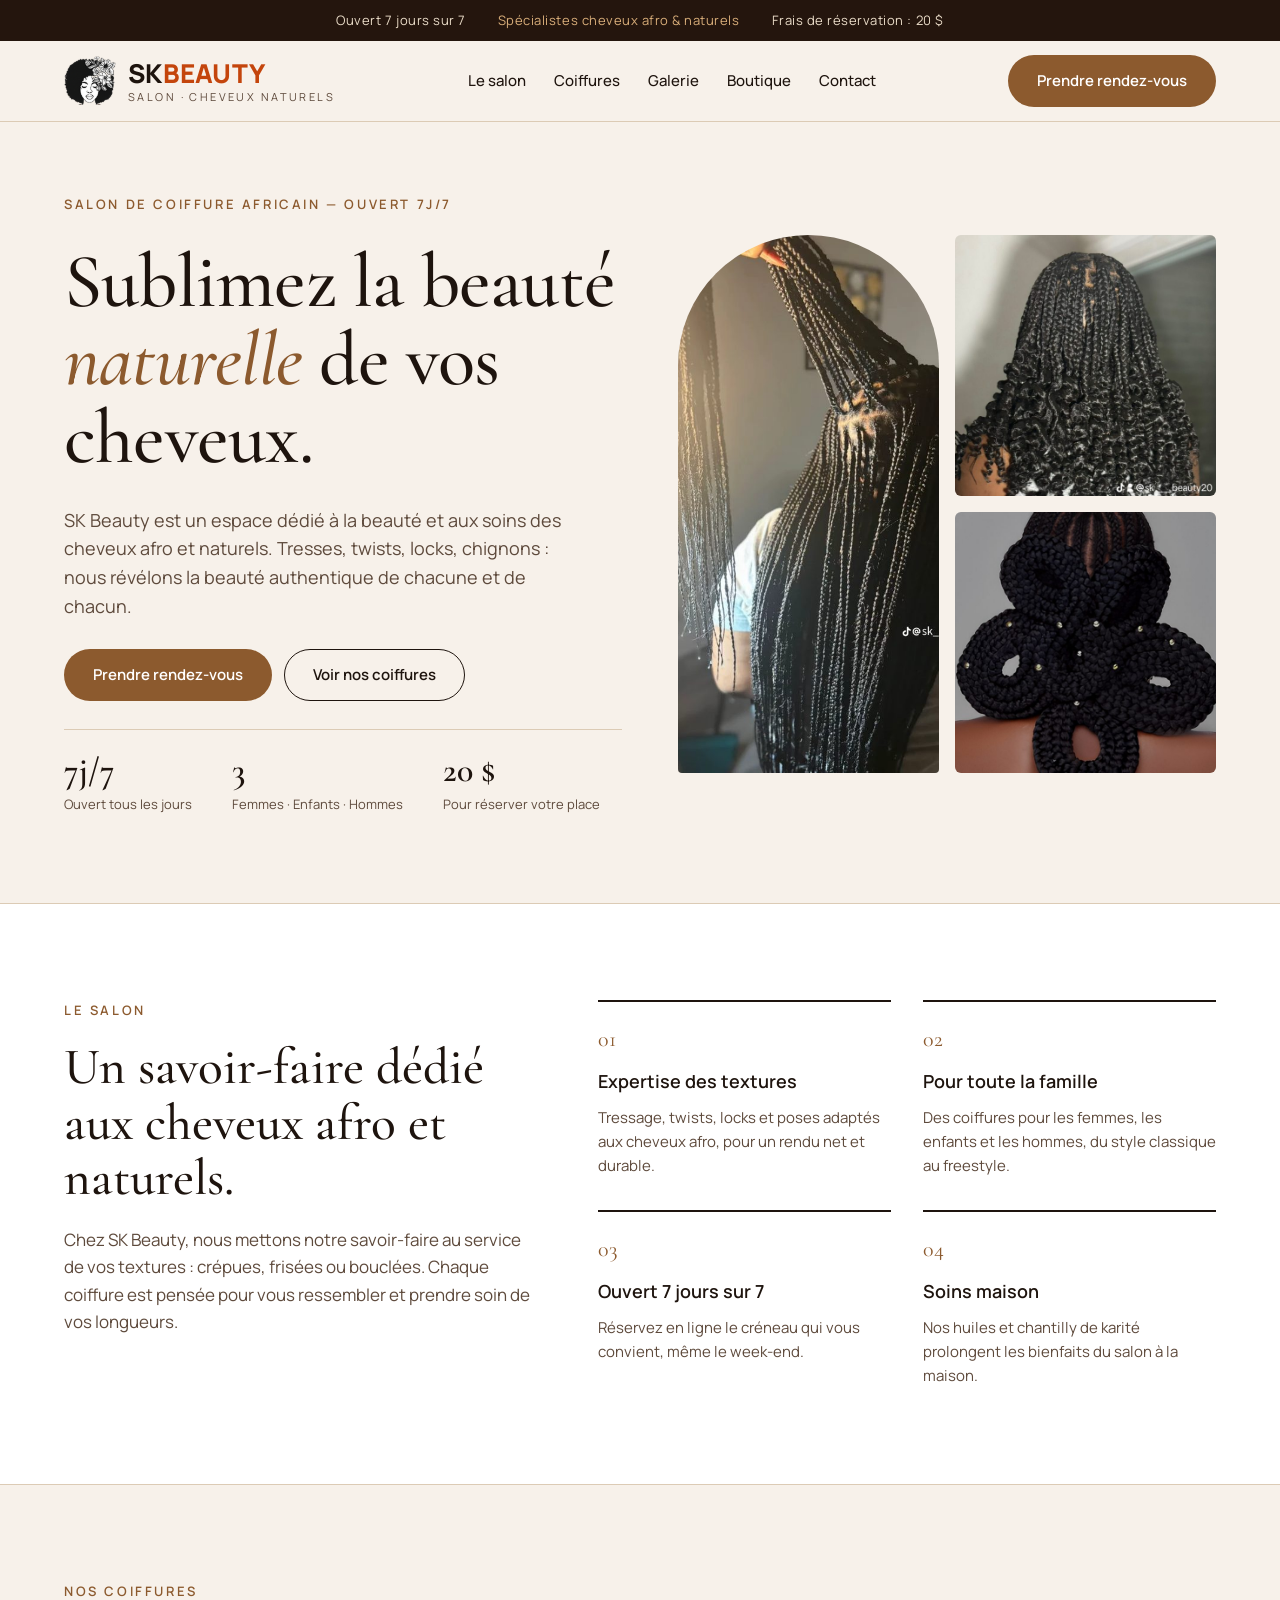
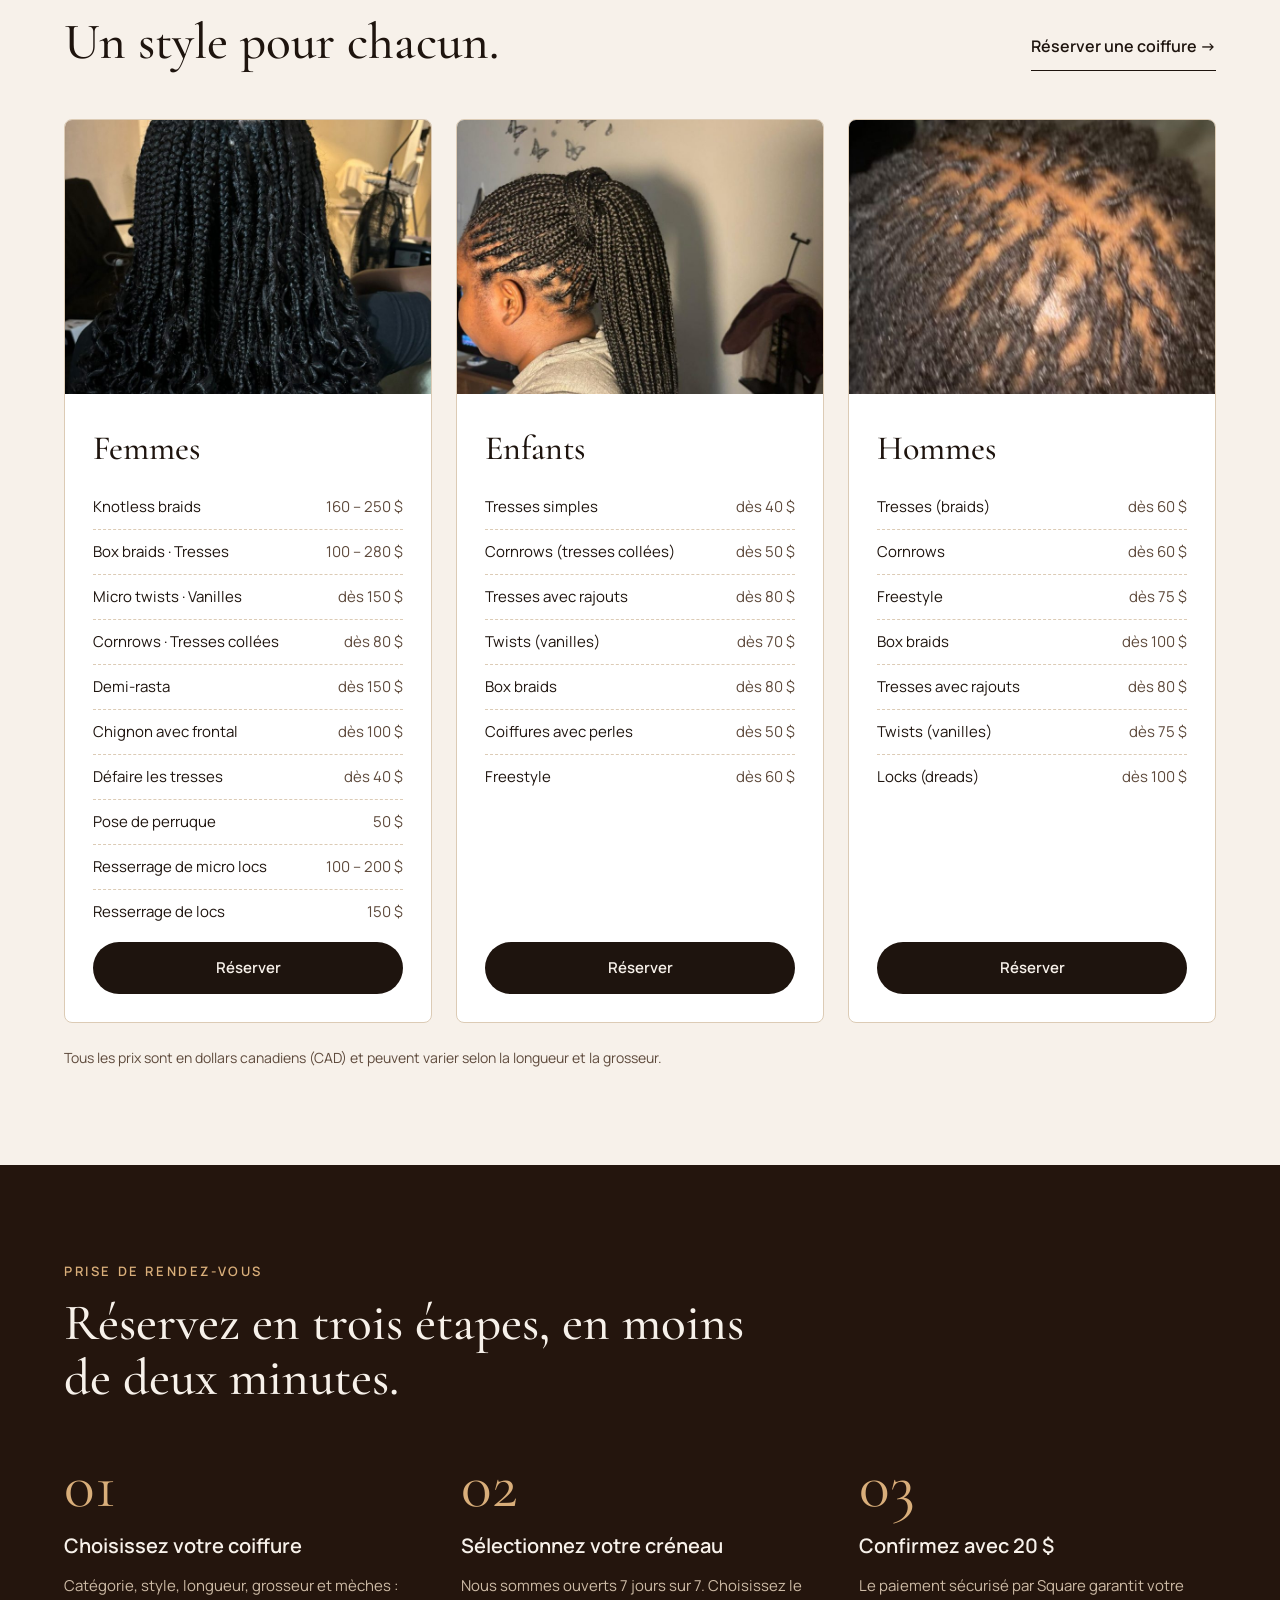
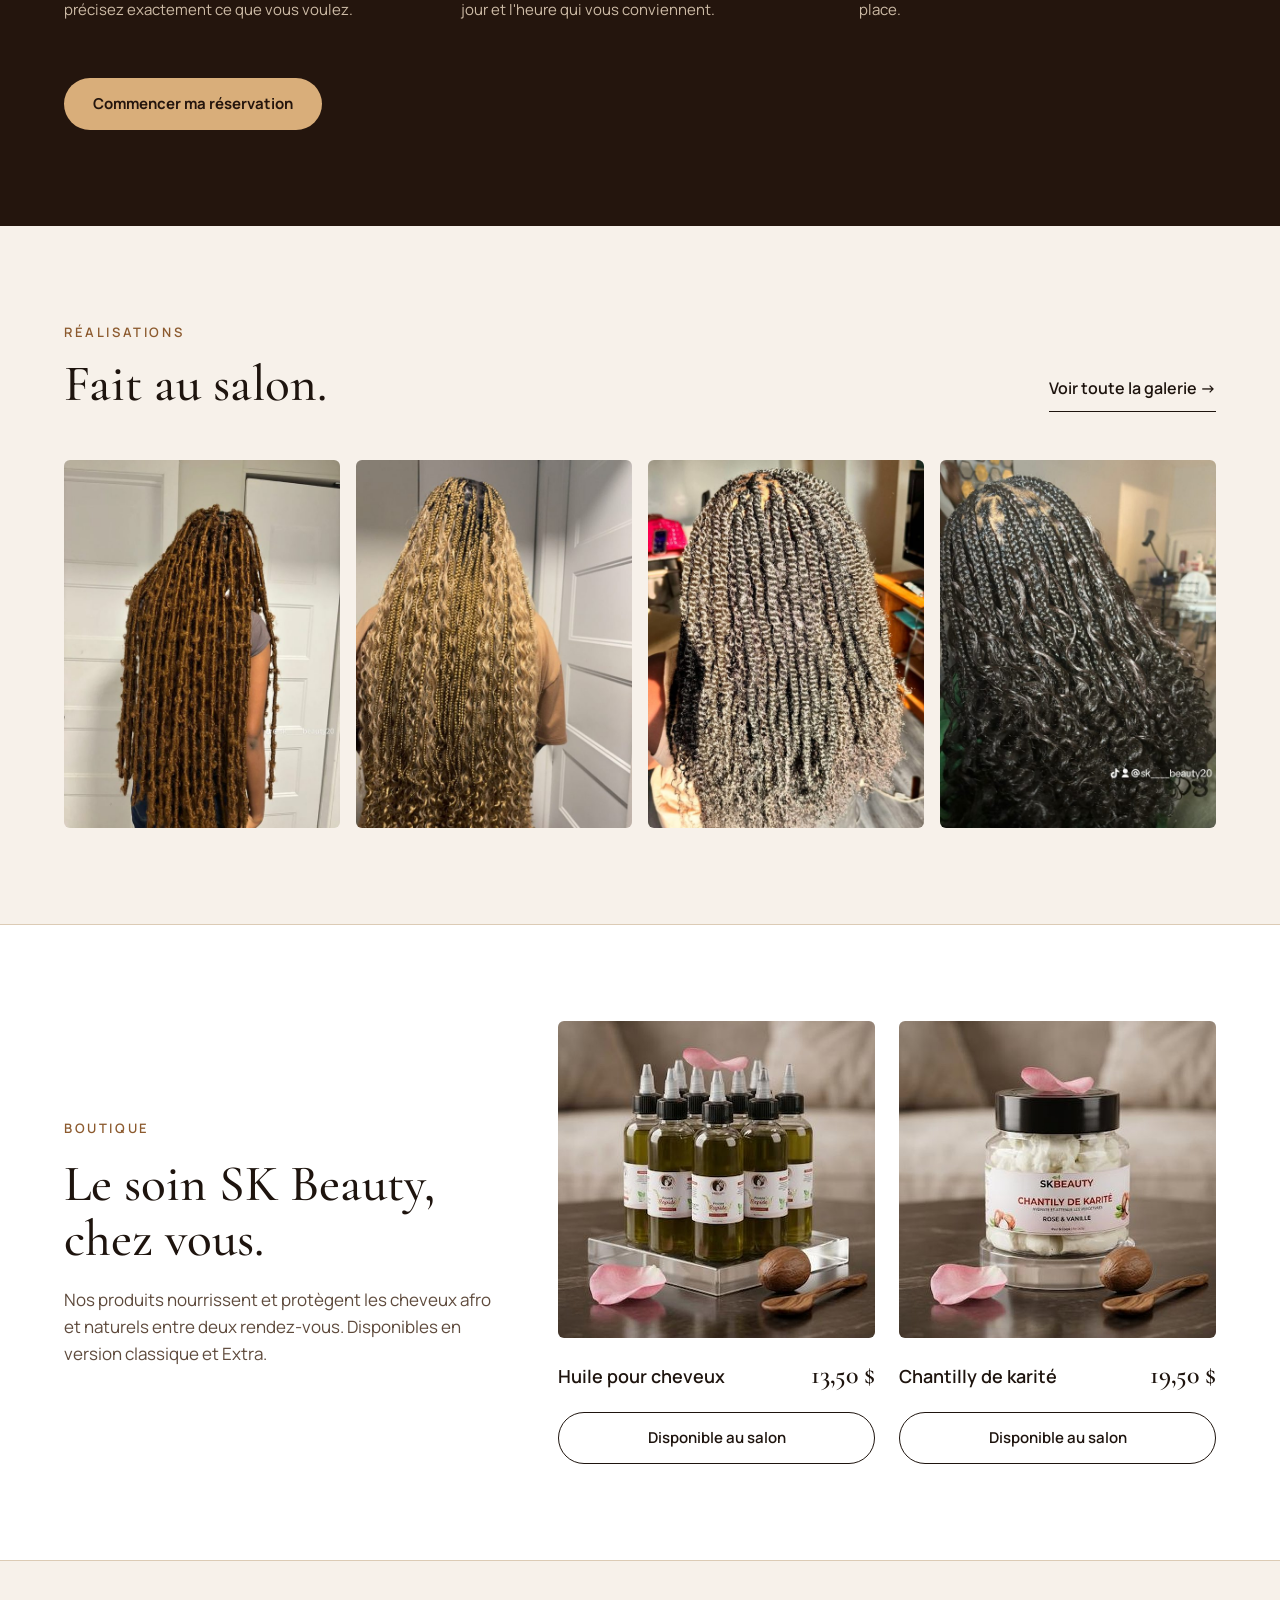
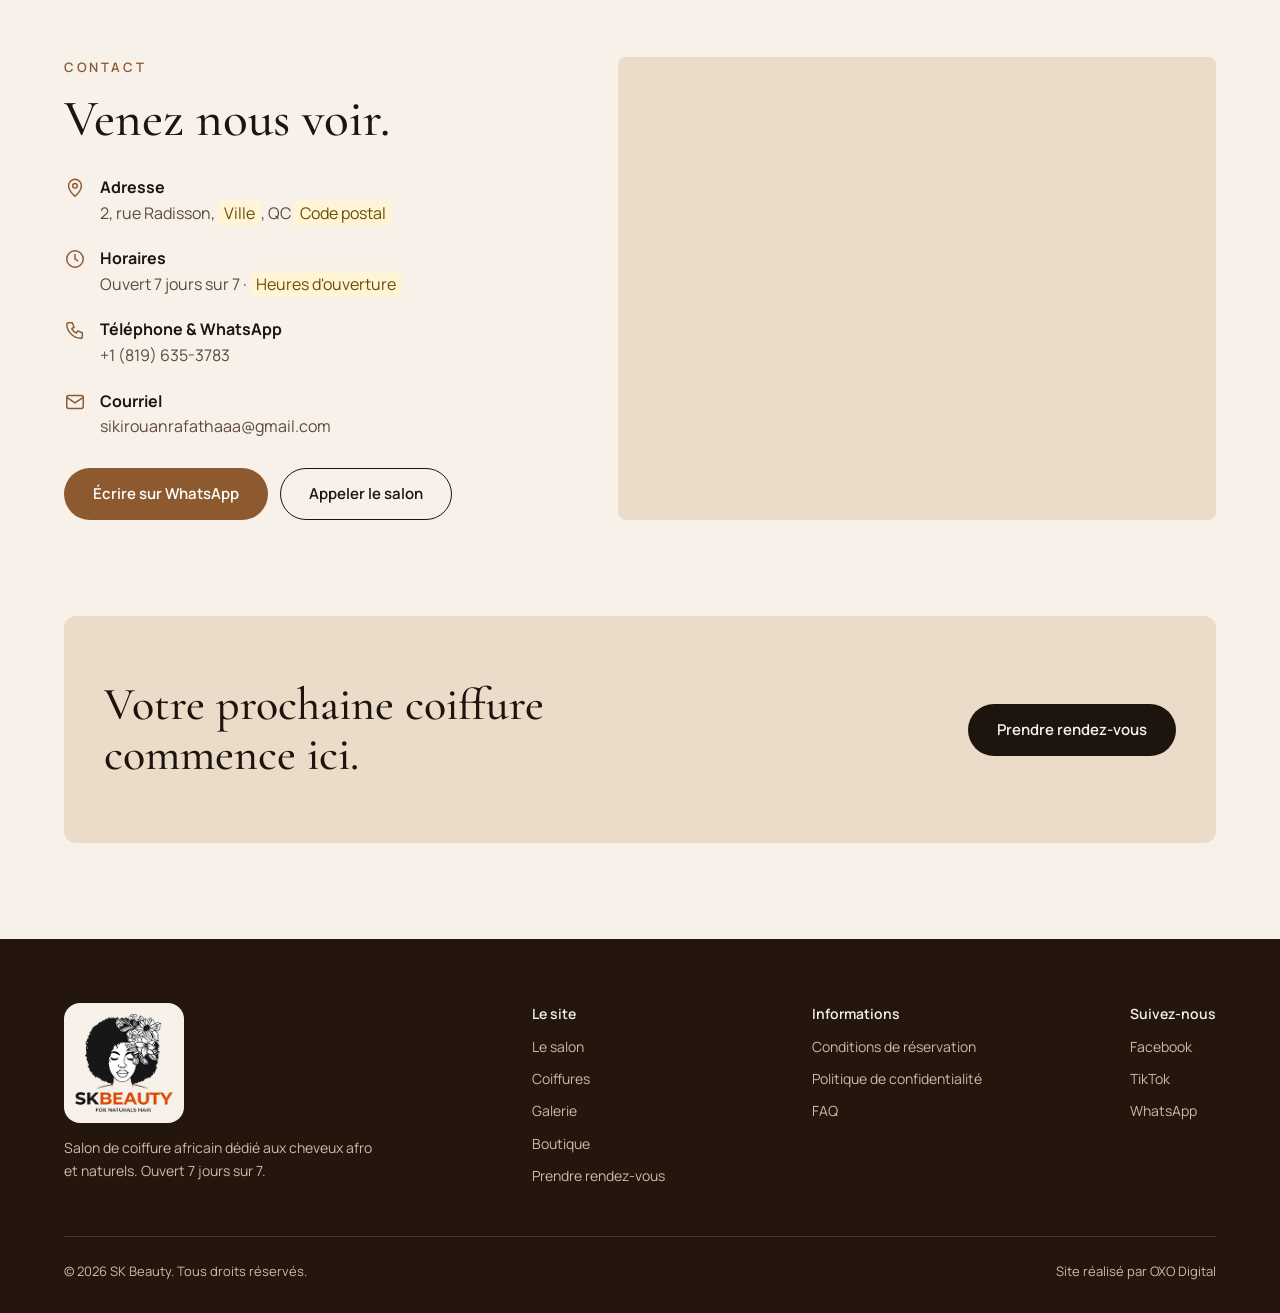
<file: index.html>
<!doctype html>
<html lang="fr-CA">
<head>
  <meta charset="utf-8">
  <meta name="viewport" content="width=device-width, initial-scale=1">
  <title>SK Beauty — Salon de coiffure afro : tresses, twists, locks | Ouvert 7j/7</title>
  <meta name="description" content="SK Beauty, salon de coiffure africain spécialisé en cheveux afro et naturels : knotless braids, box braids, twists, cornrows, locks. Femmes, enfants, hommes. Ouvert 7 jours sur 7. Réservez en ligne.">
  <link rel="canonical" href="https://www.skbeautysalon.com/">
  <meta name="theme-color" content="#24150D">

  <meta property="og:type" content="website">
  <meta property="og:locale" content="fr_CA">
  <meta property="og:site_name" content="SK Beauty">
  <meta property="og:title" content="SK Beauty — Salon de coiffure afro, ouvert 7j/7">
  <meta property="og:description" content="Tresses, twists, locks et chignons pour femmes, enfants et hommes. Réservez votre coiffure en ligne.">
  <meta property="og:url" content="https://www.skbeautysalon.com/">
  <meta property="og:image" content="https://www.skbeautysalon.com/assets/img/og-image.jpg">
  <meta name="twitter:card" content="summary_large_image">

  <link rel="icon" href="assets/img/favicon-48.png" type="image/png" sizes="48x48">
  <link rel="apple-touch-icon" href="assets/img/apple-touch-icon.png">
  <link rel="preconnect" href="https://fonts.googleapis.com">
  <link rel="preconnect" href="https://fonts.gstatic.com" crossorigin>
  <link rel="stylesheet" href="https://fonts.googleapis.com/css2?family=Cormorant+Garamond:ital,wght@0,500;0,600;1,500&family=Manrope:wght@400;500;600;700;800&display=swap">
  <link rel="stylesheet" href="assets/css/style.css?v=20261026b">

  <!-- Données structurées : compléter la ville, le code postal et les heures (voir README) -->
  <script type="application/ld+json">
  {
    "@context": "https://schema.org",
    "@type": "HairSalon",
    "name": "SK Beauty",
    "url": "https://www.skbeautysalon.com/",
    "image": "https://www.skbeautysalon.com/assets/img/og-image.jpg",
    "logo": "https://www.skbeautysalon.com/assets/img/logo-sk-beauty.png",
    "telephone": "+1-819-635-3783",
    "priceRange": "$$",
    "address": {
      "@type": "PostalAddress",
      "streetAddress": "2, rue Radisson",
      "addressLocality": "VILLE",
      "addressRegion": "QC",
      "postalCode": "CODE_POSTAL",
      "addressCountry": "CA"
    },
    "sameAs": [
      "https://www.facebook.com/share/1HdqjyUgq7/",
      "https://www.tiktok.com/@sk____beauty20"
    ]
  }
  </script>
</head>
<body>
  <a class="skip-link" href="#contenu">Aller au contenu</a>

  <div class="topbar">
    <div class="container">
      <span>Ouvert 7 jours sur 7</span>
      <span class="gold">Spécialistes cheveux afro &amp; naturels</span>
      <span>Frais de réservation : 20 $</span>
    </div>
  </div>

  <header class="site-header">
    <div class="container">
      <a class="brand" href="index.html" aria-label="SK Beauty — accueil">
        <img class="brand-icon" src="assets/img/logo-icon.png" alt="" width="52" height="52">
        <span class="brand-text">
          <span class="brand-name">SK<span class="brand-accent">BEAUTY</span></span>
          <span class="brand-tag">Salon · cheveux naturels</span>
        </span>
      </a>
      <nav class="nav" id="nav" aria-label="Navigation principale">
        <a href="#salon">Le salon</a>
        <a href="#coiffures">Coiffures</a>
        <a href="galerie.html">Galerie</a>
        <a href="#boutique">Boutique</a>
        <a href="#contact">Contact</a>
        <a class="btn btn-primary nav-cta" href="rendez-vous.html">Prendre rendez-vous</a>
      </nav>
      <div class="header-actions">
        <a class="btn btn-primary" href="rendez-vous.html">Prendre rendez-vous</a>
        <button class="menu-toggle" type="button" aria-controls="nav" aria-expanded="false" aria-label="Ouvrir le menu">
          <svg width="22" height="22" viewBox="0 0 24 24" fill="none" stroke="currentColor" stroke-width="1.8" stroke-linecap="round" aria-hidden="true"><path d="M4 7h16M4 12h16M4 17h16"/></svg>
        </button>
      </div>
    </div>
  </header>

  <main id="contenu">

    <!-- Hero -->
    <section class="hero">
      <div class="container">
        <div class="hero-text">
          <span class="eyebrow">Salon de coiffure africain — ouvert 7j/7</span>
          <h1 class="display">Sublimez la beauté <em>naturelle</em> de vos cheveux.</h1>
          <p class="lead">SK Beauty est un espace dédié à la beauté et aux soins des cheveux afro et naturels. Tresses, twists, locks, chignons : nous révélons la beauté authentique de chacune et de chacun.</p>
          <div class="btn-row">
            <a class="btn btn-primary" href="rendez-vous.html">Prendre rendez-vous</a>
            <a class="btn btn-outline" href="#coiffures">Voir nos coiffures</a>
          </div>
          <div class="facts">
            <div class="fact"><strong>7j/7</strong><span>Ouvert tous les jours</span></div>
            <div class="fact"><strong>3</strong><span>Femmes · Enfants · Hommes</span></div>
            <div class="fact"><strong>20 $</strong><span>Pour réserver votre place</span></div>
          </div>
        </div>
        <div class="hero-media">
          <img class="tall" src="assets/img/hero-1.jpg" alt="Knotless braids réalisées au salon SK Beauty" width="600" height="900" fetchpriority="high">
          <img class="small" src="assets/img/hero-2.jpg" alt="Twists sur cheveux naturels" width="600" height="600">
          <img class="small" src="assets/img/hero-3.jpg" alt="Chignon avec frontal" width="600" height="600">
        </div>
      </div>
    </section>

    <!-- Le salon -->
    <section class="section section-white" id="salon">
      <div class="container about">
        <div class="about-intro">
          <span class="eyebrow">Le salon</span>
          <h2 class="h2">Un savoir-faire dédié aux cheveux afro et naturels.</h2>
          <p>Chez SK Beauty, nous mettons notre savoir-faire au service de vos textures : crépues, frisées ou bouclées. Chaque coiffure est pensée pour vous ressembler et prendre soin de vos longueurs.</p>
        </div>
        <div class="values">
          <div class="value"><span class="num">01</span><h3>Expertise des textures</h3><p>Tressage, twists, locks et poses adaptés aux cheveux afro, pour un rendu net et durable.</p></div>
          <div class="value"><span class="num">02</span><h3>Pour toute la famille</h3><p>Des coiffures pour les femmes, les enfants et les hommes, du style classique au freestyle.</p></div>
          <div class="value"><span class="num">03</span><h3>Ouvert 7 jours sur 7</h3><p>Réservez en ligne le créneau qui vous convient, même le week-end.</p></div>
          <div class="value"><span class="num">04</span><h3>Soins maison</h3><p>Nos huiles et chantilly de karité prolongent les bienfaits du salon à la maison.</p></div>
        </div>
      </div>
    </section>

    <!-- Coiffures -->
    <section class="section" id="coiffures">
      <div class="container">
        <div class="section-head">
          <div>
            <span class="eyebrow">Nos coiffures</span>
            <h2 class="h2">Un style pour chacun.</h2>
          </div>
          <a class="link-arrow" href="rendez-vous.html">Réserver une coiffure →</a>
        </div>
        <!-- Les listes et les prix viennent de assets/js/config.js (catalogue) -->
        <div class="cards" id="catalogue-cards">
          <article class="card" data-cat="femmes">
            <img src="assets/img/femmes.jpg" alt="Coiffure tressée pour femme" width="800" height="600" loading="lazy">
            <div class="card-body">
              <h3 class="card-title">Femmes</h3>
              <ul class="price-list"></ul>
              <a class="btn btn-dark" href="rendez-vous.html?cat=femmes">Réserver</a>
            </div>
          </article>
          <article class="card" data-cat="enfants">
            <img src="assets/img/enfants.jpg" alt="Coiffure tressée pour enfant" width="800" height="600" loading="lazy">
            <div class="card-body">
              <h3 class="card-title">Enfants</h3>
              <ul class="price-list"></ul>
              <a class="btn btn-dark" href="rendez-vous.html?cat=enfants">Réserver</a>
            </div>
          </article>
          <article class="card" data-cat="hommes">
            <img src="assets/img/hommes.jpg" alt="Coiffure tressée pour homme" width="800" height="600" loading="lazy">
            <div class="card-body">
              <h3 class="card-title">Hommes</h3>
              <ul class="price-list"></ul>
              <a class="btn btn-dark" href="rendez-vous.html?cat=hommes">Réserver</a>
            </div>
          </article>
        </div>
        <p class="muted" style="margin:24px 0 0;font-size:14px">Tous les prix sont en dollars canadiens (CAD) et peuvent varier selon la longueur et la grosseur.</p>
      </div>
    </section>

    <!-- Réserver en 3 étapes -->
    <section class="section section-dark on-dark">
      <div class="container">
        <div class="section-head">
          <div>
            <span class="eyebrow">Prise de rendez-vous</span>
            <h2 class="h2">Réservez en trois étapes, en moins de deux minutes.</h2>
          </div>
        </div>
        <div class="steps-grid">
          <div class="step-item"><span class="big">01</span><h3>Choisissez votre coiffure</h3><p>Catégorie, style, longueur, grosseur et mèches : précisez exactement ce que vous voulez.</p></div>
          <div class="step-item"><span class="big">02</span><h3>Sélectionnez votre créneau</h3><p>Nous sommes ouverts 7 jours sur 7. Choisissez le jour et l'heure qui vous conviennent.</p></div>
          <div class="step-item"><span class="big">03</span><h3>Confirmez avec 20 $</h3><p>Le paiement sécurisé par Square garantit votre place.</p></div>
        </div>
        <a class="btn btn-gold" href="rendez-vous.html">Commencer ma réservation</a>
      </div>
    </section>

    <!-- Réalisations -->
    <section class="section" id="realisations">
      <div class="container">
        <div class="section-head">
          <div>
            <span class="eyebrow">Réalisations</span>
            <h2 class="h2">Fait au salon.</h2>
          </div>
          <a class="link-arrow" href="galerie.html">Voir toute la galerie →</a>
        </div>
        <div class="gallery">
          <img src="assets/img/realisation-1.jpg" alt="Réalisation SK Beauty 1" width="600" height="800" loading="lazy">
          <img src="assets/img/realisation-2.jpg" alt="Réalisation SK Beauty 2" width="600" height="800" loading="lazy">
          <img src="assets/img/realisation-3.jpg" alt="Réalisation SK Beauty 3" width="600" height="800" loading="lazy">
          <img src="assets/img/realisation-4.jpg" alt="Réalisation SK Beauty 4" width="600" height="800" loading="lazy">
        </div>
      </div>
    </section>

    <!-- Boutique -->
    <section class="section section-white" id="boutique">
      <div class="container shop">
        <div class="shop-intro">
          <span class="eyebrow">Boutique</span>
          <h2 class="h2">Le soin SK Beauty, chez vous.</h2>
          <p>Nos produits nourrissent et protègent les cheveux afro et naturels entre deux rendez-vous. Disponibles en version classique et Extra.</p>
        </div>
        <div class="products">
          <article class="product">
            <img src="assets/img/huile.jpg" alt="Huile pour cheveux SK Beauty" width="600" height="600" loading="lazy">
            <div class="product-row"><h3>Huile pour cheveux</h3><span class="amount">13,50 $</span></div>
            <a class="btn btn-outline" data-product="huile" href="#contact">Acheter</a>
          </article>
          <article class="product">
            <img src="assets/img/chantilly.jpg" alt="Chantilly de karité SK Beauty" width="600" height="600" loading="lazy">
            <div class="product-row"><h3>Chantilly de karité</h3><span class="amount">19,50 $</span></div>
            <a class="btn btn-outline" data-product="chantilly" href="#contact">Acheter</a>
          </article>
        </div>
      </div>
    </section>

    <!-- Contact -->
    <section class="section" id="contact">
      <div class="container contact">
        <div class="contact-info">
          <div style="display:flex;flex-direction:column;gap:14px">
            <span class="eyebrow">Contact</span>
            <h2 class="h2">Venez nous voir.</h2>
          </div>
          <ul class="info-list">
            <li>
              <svg width="22" height="22" viewBox="0 0 24 24" fill="none" stroke="#8C5A2E" stroke-width="1.6" stroke-linecap="round" stroke-linejoin="round" aria-hidden="true"><path d="M12 21s-7-6.2-7-11.5A7 7 0 0 1 19 9.5C19 14.8 12 21 12 21z"/><circle cx="12" cy="9.5" r="2.5"/></svg>
              <div><strong>Adresse</strong><span class="val">2, rue Radisson, <span class="todo">Ville</span>, QC <span class="todo">Code postal</span></span></div>
            </li>
            <li>
              <svg width="22" height="22" viewBox="0 0 24 24" fill="none" stroke="#8C5A2E" stroke-width="1.6" stroke-linecap="round" stroke-linejoin="round" aria-hidden="true"><circle cx="12" cy="12" r="9"/><path d="M12 7v5l3 2"/></svg>
              <div><strong>Horaires</strong><span class="val">Ouvert 7 jours sur 7 · <span class="todo">Heures d'ouverture</span></span></div>
            </li>
            <li>
              <svg width="22" height="22" viewBox="0 0 24 24" fill="none" stroke="#8C5A2E" stroke-width="1.6" stroke-linecap="round" stroke-linejoin="round" aria-hidden="true"><path d="M5 4h4l2 5-2.5 1.5a11 11 0 0 0 5 5L15 13l5 2v4a2 2 0 0 1-2 2A16 16 0 0 1 3 6a2 2 0 0 1 2-2z"/></svg>
              <div><strong>Téléphone &amp; WhatsApp</strong><a href="tel:+18196353783">+1 (819) 635-3783</a></div>
            </li>
            <li>
              <svg width="22" height="22" viewBox="0 0 24 24" fill="none" stroke="#8C5A2E" stroke-width="1.6" stroke-linecap="round" stroke-linejoin="round" aria-hidden="true"><rect x="3" y="5" width="18" height="14" rx="2"/><path d="M3 7l9 6 9-6"/></svg>
              <div><strong>Courriel</strong><a href="mailto:sikirouanrafathaaa@gmail.com">sikirouanrafathaaa@gmail.com</a></div>
            </li>
          </ul>
          <div class="btn-row">
            <a class="btn btn-primary" href="https://wa.me/18196353783" target="_blank" rel="noopener">Écrire sur WhatsApp</a>
            <a class="btn btn-outline" href="tel:+18196353783">Appeler le salon</a>
          </div>
        </div>
        <div class="map">
          <!-- Remplacer par l'iframe « Intégrer une carte » de Google Maps une fois l'adresse complète -->
          <iframe title="Carte : SK Beauty, 2 rue Radisson" loading="lazy" referrerpolicy="no-referrer-when-downgrade"
            src="https://www.google.com/maps?q=2+rue+Radisson+QC&amp;output=embed"></iframe>
        </div>
      </div>
    </section>

    <!-- CTA -->
    <section class="container" style="padding-bottom:96px">
      <div class="cta-band">
        <h2 class="h2">Votre prochaine coiffure commence ici.</h2>
        <a class="btn btn-dark" href="rendez-vous.html">Prendre rendez-vous</a>
      </div>
    </section>
  </main>

  <footer class="site-footer">
    <div class="container">
      <div class="footer-cols">
        <div class="footer-brand">
          <img src="assets/img/logo-sk-beauty.png" alt="Logo SK Beauty" width="110" height="110" class="footer-logo">
          <span>Salon de coiffure africain dédié aux cheveux afro et naturels. Ouvert 7 jours sur 7.</span>
        </div>
        <nav class="footer-col" aria-label="Le site">
          <span class="title">Le site</span>
          <a href="#salon">Le salon</a>
          <a href="#coiffures">Coiffures</a>
          <a href="galerie.html">Galerie</a>
          <a href="#boutique">Boutique</a>
          <a href="rendez-vous.html">Prendre rendez-vous</a>
        </nav>
        <nav class="footer-col" aria-label="Informations">
          <span class="title">Informations</span>
          <a href="conditions.html">Conditions de réservation</a>
          <a href="confidentialite.html">Politique de confidentialité</a>
          <a href="conditions.html#faq">FAQ</a>
        </nav>
        <nav class="footer-col" aria-label="Réseaux sociaux">
          <span class="title">Suivez-nous</span>
          <a href="https://www.facebook.com/share/1HdqjyUgq7/" target="_blank" rel="noopener">Facebook</a>
          <a href="https://www.tiktok.com/@sk____beauty20" target="_blank" rel="noopener">TikTok</a>
          <a href="#" data-social="instagram" target="_blank" rel="noopener">Instagram</a>
          <a href="https://wa.me/18196353783" target="_blank" rel="noopener">WhatsApp</a>
        </nav>
      </div>
      <div class="footer-bottom">
        <span>© <span data-year>2026</span> SK Beauty. Tous droits réservés.</span>
        <span>Site réalisé par OXO Digital</span>
      </div>
    </div>
  </footer>

  <script src="assets/js/config.js?v=20261026b"></script>
  <script src="assets/js/main.js?v=20261026b"></script>
</body>
</html>
</file>
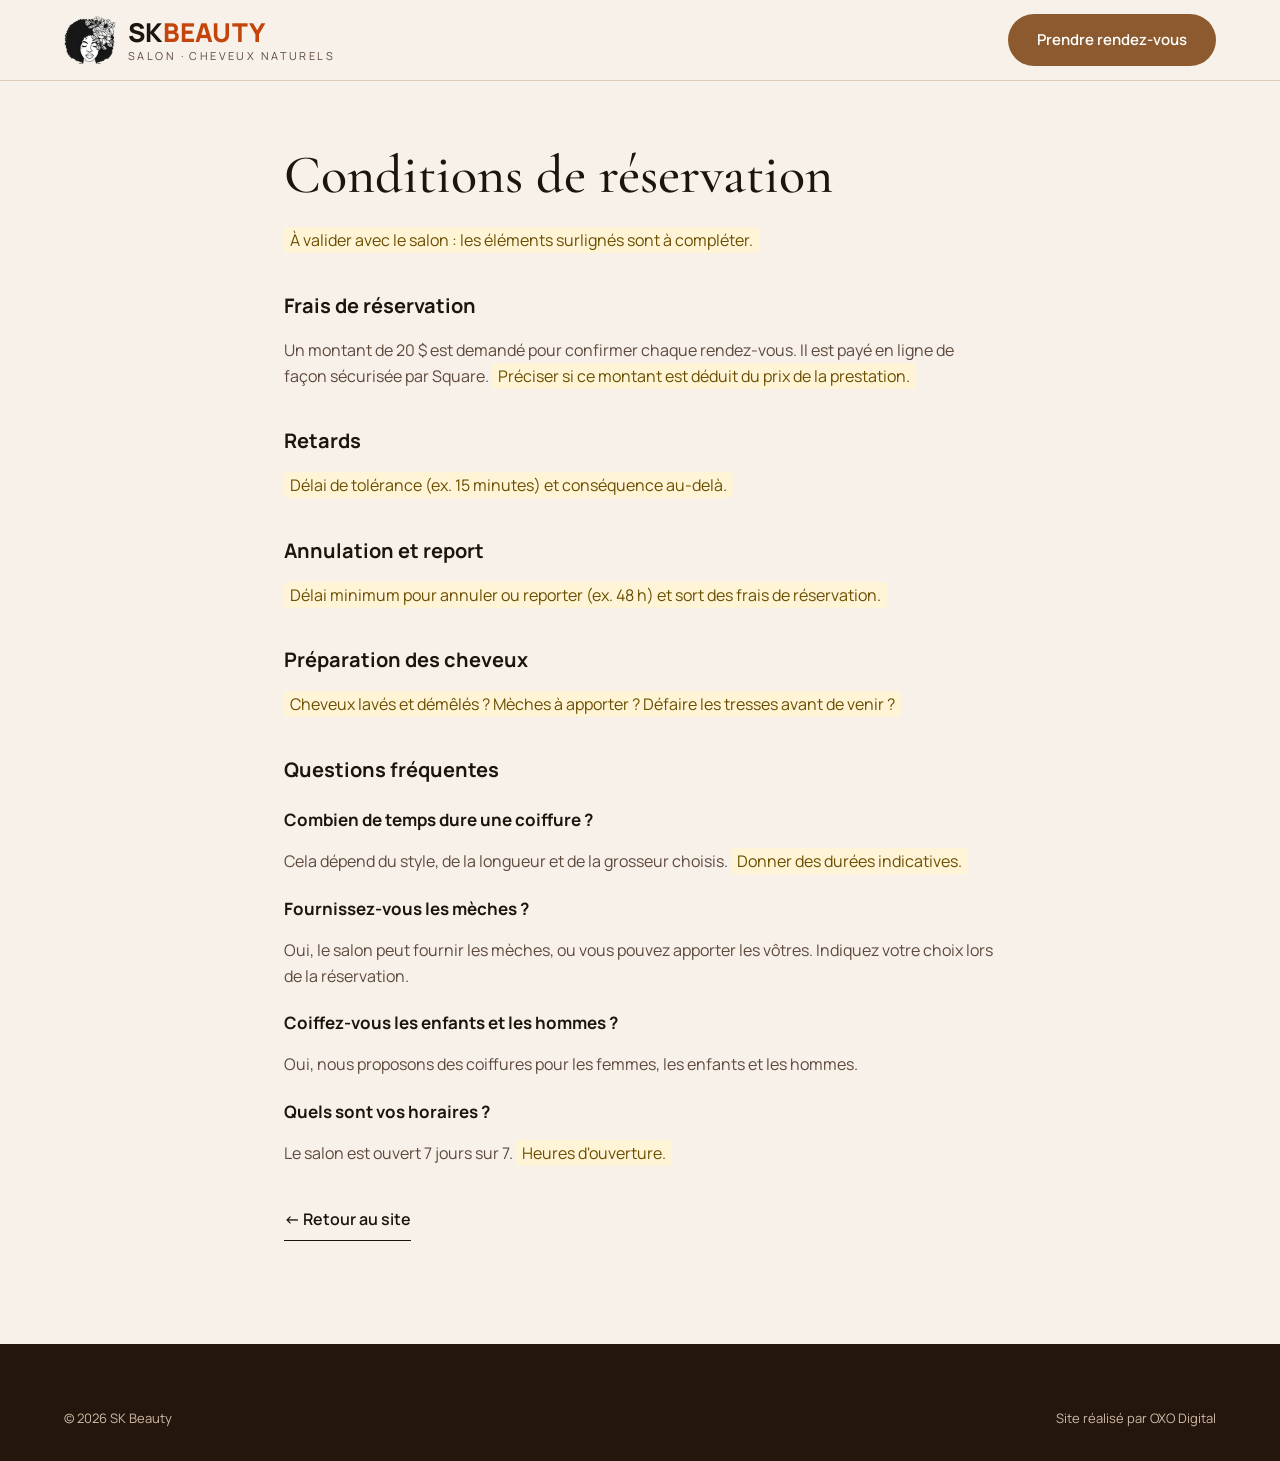
<file: conditions.html>
<!doctype html>
<html lang="fr-CA">
<head>
  <meta charset="utf-8">
  <meta name="viewport" content="width=device-width, initial-scale=1">
  <title>Conditions de réservation et FAQ — SK Beauty</title>
  <meta name="description" content="Conditions de réservation du salon SK Beauty : frais de réservation de 20 $, retards, annulations et questions fréquentes.">
  <link rel="icon" href="assets/img/favicon-48.png" type="image/png" sizes="48x48">
  <link rel="apple-touch-icon" href="assets/img/apple-touch-icon.png">
  <link rel="preconnect" href="https://fonts.googleapis.com">
  <link rel="preconnect" href="https://fonts.gstatic.com" crossorigin>
  <link rel="stylesheet" href="https://fonts.googleapis.com/css2?family=Cormorant+Garamond:ital,wght@0,500;0,600;1,500&family=Manrope:wght@400;500;600;700;800&display=swap">
  <link rel="stylesheet" href="assets/css/style.css?v=20261026b">
</head>
<body>
  <header class="site-header">
    <div class="container">
      <a class="brand" href="index.html" aria-label="SK Beauty — accueil">
        <img class="brand-icon" src="assets/img/logo-icon.png" alt="" width="52" height="52">
        <span class="brand-text">
          <span class="brand-name">SK<span class="brand-accent">BEAUTY</span></span>
          <span class="brand-tag">Salon · cheveux naturels</span>
        </span>
      </a>
      <a class="btn btn-primary" href="rendez-vous.html">Prendre rendez-vous</a>
    </div>
  </header>

  <main class="legal">
    <h1>Conditions de réservation</h1>
    <p><span class="todo">À valider avec le salon : les éléments surlignés sont à compléter.</span></p>

    <h2>Frais de réservation</h2>
    <p>Un montant de 20 $ est demandé pour confirmer chaque rendez-vous. Il est payé en ligne de façon sécurisée par Square. <span class="todo">Préciser si ce montant est déduit du prix de la prestation.</span></p>

    <h2>Retards</h2>
    <p><span class="todo">Délai de tolérance (ex. 15 minutes) et conséquence au-delà.</span></p>

    <h2>Annulation et report</h2>
    <p><span class="todo">Délai minimum pour annuler ou reporter (ex. 48 h) et sort des frais de réservation.</span></p>

    <h2>Préparation des cheveux</h2>
    <p><span class="todo">Cheveux lavés et démêlés ? Mèches à apporter ? Défaire les tresses avant de venir ?</span></p>

    <h2 id="faq">Questions fréquentes</h2>
    <h3 style="font-size:17px;margin:20px 0 6px">Combien de temps dure une coiffure ?</h3>
    <p>Cela dépend du style, de la longueur et de la grosseur choisis. <span class="todo">Donner des durées indicatives.</span></p>
    <h3 style="font-size:17px;margin:20px 0 6px">Fournissez-vous les mèches ?</h3>
    <p>Oui, le salon peut fournir les mèches, ou vous pouvez apporter les vôtres. Indiquez votre choix lors de la réservation.</p>
    <h3 style="font-size:17px;margin:20px 0 6px">Coiffez-vous les enfants et les hommes ?</h3>
    <p>Oui, nous proposons des coiffures pour les femmes, les enfants et les hommes.</p>
    <h3 style="font-size:17px;margin:20px 0 6px">Quels sont vos horaires ?</h3>
    <p>Le salon est ouvert 7 jours sur 7. <span class="todo">Heures d'ouverture.</span></p>

    <p style="margin-top:40px"><a class="link-arrow" href="index.html">← Retour au site</a></p>
  </main>

  <footer class="site-footer">
    <div class="container">
      <div class="footer-bottom" style="border-top:0;padding-top:0">
        <span>© <span data-year>2026</span> SK Beauty</span>
        <span>Site réalisé par OXO Digital</span>
      </div>
    </div>
  </footer>
  <script src="assets/js/config.js?v=20261026b"></script>
  <script src="assets/js/main.js?v=20261026b"></script>
</body>
</html>
</file>
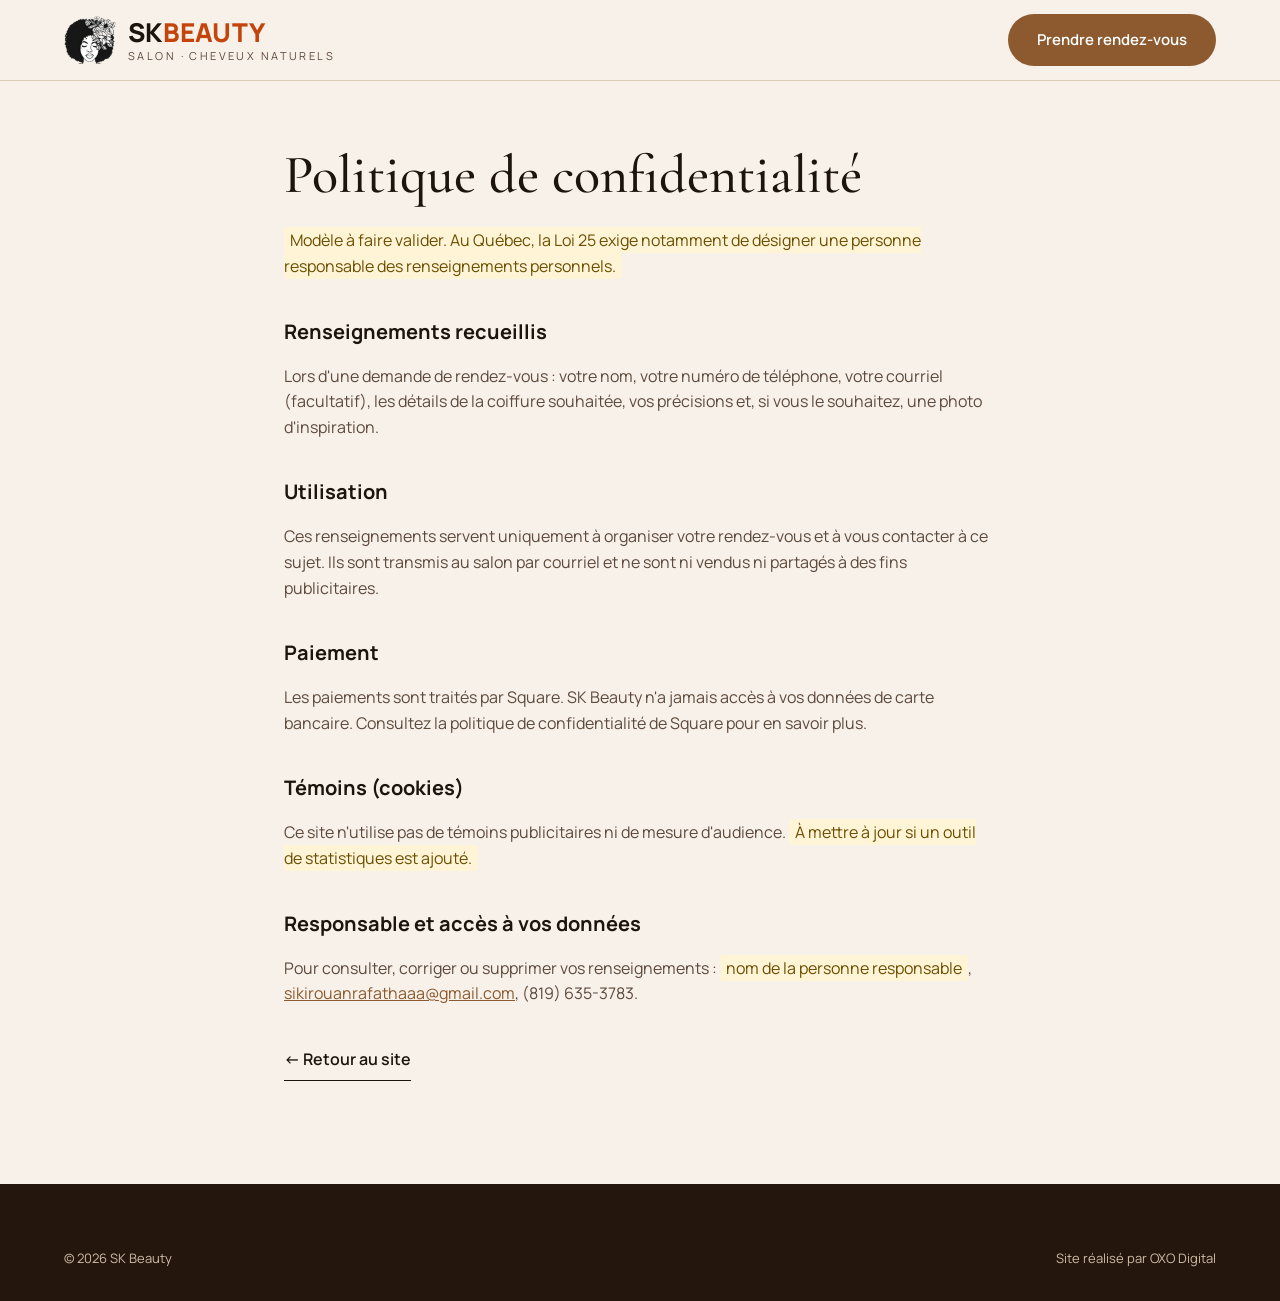
<file: confidentialite.html>
<!doctype html>
<html lang="fr-CA">
<head>
  <meta charset="utf-8">
  <meta name="viewport" content="width=device-width, initial-scale=1">
  <title>Politique de confidentialité — SK Beauty</title>
  <meta name="description" content="Comment SK Beauty collecte et utilise vos renseignements personnels lors d'une prise de rendez-vous.">
  <link rel="icon" href="assets/img/favicon-48.png" type="image/png" sizes="48x48">
  <link rel="apple-touch-icon" href="assets/img/apple-touch-icon.png">
  <link rel="preconnect" href="https://fonts.googleapis.com">
  <link rel="preconnect" href="https://fonts.gstatic.com" crossorigin>
  <link rel="stylesheet" href="https://fonts.googleapis.com/css2?family=Cormorant+Garamond:ital,wght@0,500;0,600;1,500&family=Manrope:wght@400;500;600;700;800&display=swap">
  <link rel="stylesheet" href="assets/css/style.css?v=20261026b">
</head>
<body>
  <header class="site-header">
    <div class="container">
      <a class="brand" href="index.html" aria-label="SK Beauty — accueil">
        <img class="brand-icon" src="assets/img/logo-icon.png" alt="" width="52" height="52">
        <span class="brand-text">
          <span class="brand-name">SK<span class="brand-accent">BEAUTY</span></span>
          <span class="brand-tag">Salon · cheveux naturels</span>
        </span>
      </a>
      <a class="btn btn-primary" href="rendez-vous.html">Prendre rendez-vous</a>
    </div>
  </header>

  <main class="legal">
    <h1>Politique de confidentialité</h1>
    <p><span class="todo">Modèle à faire valider. Au Québec, la Loi 25 exige notamment de désigner une personne responsable des renseignements personnels.</span></p>

    <h2>Renseignements recueillis</h2>
    <p>Lors d'une demande de rendez-vous : votre nom, votre numéro de téléphone, votre courriel (facultatif), les détails de la coiffure souhaitée, vos précisions et, si vous le souhaitez, une photo d'inspiration.</p>

    <h2>Utilisation</h2>
    <p>Ces renseignements servent uniquement à organiser votre rendez-vous et à vous contacter à ce sujet. Ils sont transmis au salon par courriel et ne sont ni vendus ni partagés à des fins publicitaires.</p>

    <h2>Paiement</h2>
    <p>Les paiements sont traités par Square. SK Beauty n'a jamais accès à vos données de carte bancaire. Consultez la politique de confidentialité de Square pour en savoir plus.</p>

    <h2>Témoins (cookies)</h2>
    <p>Ce site n'utilise pas de témoins publicitaires ni de mesure d'audience. <span class="todo">À mettre à jour si un outil de statistiques est ajouté.</span></p>

    <h2>Responsable et accès à vos données</h2>
    <p>Pour consulter, corriger ou supprimer vos renseignements : <span class="todo">nom de la personne responsable</span>, <a href="mailto:sikirouanrafathaaa@gmail.com">sikirouanrafathaaa@gmail.com</a>, (819) 635-3783.</p>

    <p style="margin-top:40px"><a class="link-arrow" href="index.html">← Retour au site</a></p>
  </main>

  <footer class="site-footer">
    <div class="container">
      <div class="footer-bottom" style="border-top:0;padding-top:0">
        <span>© <span data-year>2026</span> SK Beauty</span>
        <span>Site réalisé par OXO Digital</span>
      </div>
    </div>
  </footer>
  <script src="assets/js/config.js?v=20261026b"></script>
  <script src="assets/js/main.js?v=20261026b"></script>
</body>
</html>
</file>
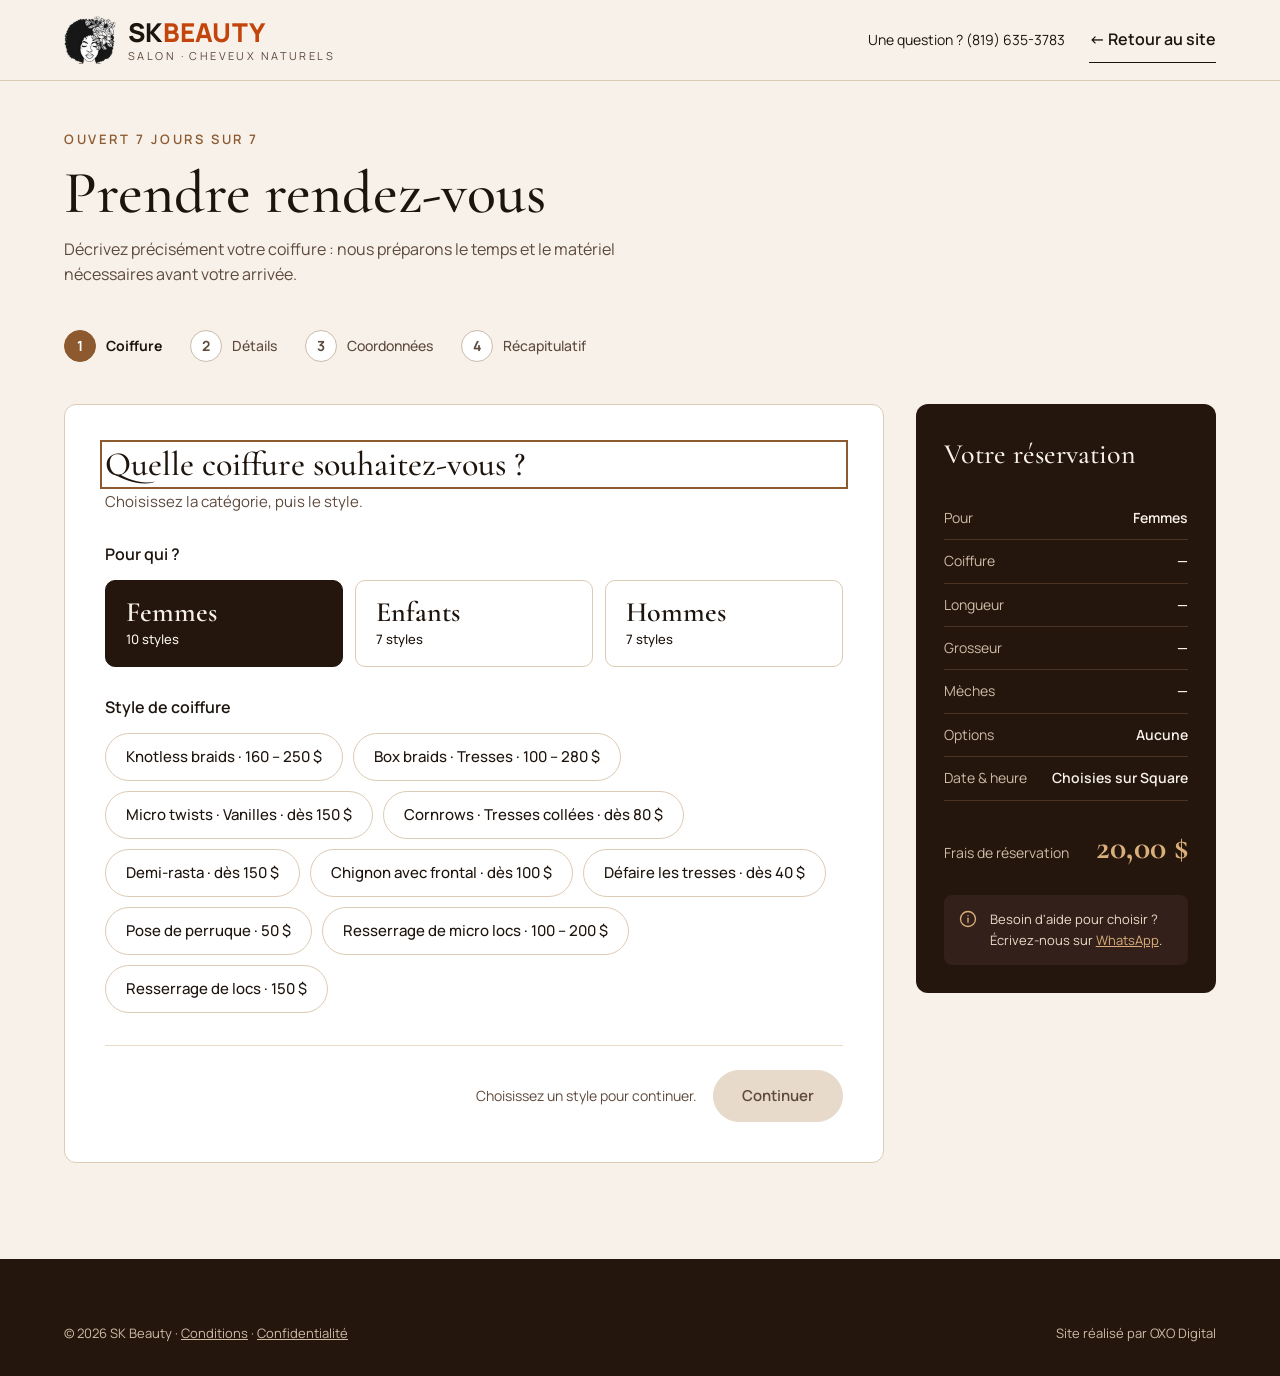
<file: rendez-vous.html>
<!doctype html>
<html lang="fr-CA">
<head>
  <meta charset="utf-8">
  <meta name="viewport" content="width=device-width, initial-scale=1">
  <title>Prendre rendez-vous — SK Beauty</title>
  <meta name="description" content="Réservez votre coiffure chez SK Beauty : choisissez votre style, la longueur, les mèches et votre créneau. Frais de réservation de 20 $ payables en ligne avec Square.">
  <link rel="canonical" href="https://www.skbeautysalon.com/rendez-vous.html">
  <meta name="theme-color" content="#24150D">
  <link rel="icon" href="assets/img/favicon-48.png" type="image/png" sizes="48x48">
  <link rel="apple-touch-icon" href="assets/img/apple-touch-icon.png">
  <link rel="preconnect" href="https://fonts.googleapis.com">
  <link rel="preconnect" href="https://fonts.gstatic.com" crossorigin>
  <link rel="stylesheet" href="https://fonts.googleapis.com/css2?family=Cormorant+Garamond:ital,wght@0,500;0,600;1,500&family=Manrope:wght@400;500;600;700;800&display=swap">
  <link rel="stylesheet" href="assets/css/style.css?v=20261026b">
</head>
<body>
  <a class="skip-link" href="#contenu">Aller au contenu</a>

  <header class="site-header">
    <div class="container">
      <a class="brand" href="index.html" aria-label="SK Beauty — accueil">
        <img class="brand-icon" src="assets/img/logo-icon.png" alt="" width="52" height="52">
        <span class="brand-text">
          <span class="brand-name">SK<span class="brand-accent">BEAUTY</span></span>
          <span class="brand-tag">Salon · cheveux naturels</span>
        </span>
      </a>
      <div class="header-actions" style="gap:24px">
        <a href="tel:+18196353783" style="color:var(--ink);text-decoration:none;font-size:14px" class="hide-sm">Une question ? (819) 635-3783</a>
        <a class="link-arrow" href="index.html">← Retour au site</a>
      </div>
    </div>
  </header>

  <main id="contenu" class="booking-page">
    <div class="container">
      <div class="booking-head">
        <span class="eyebrow">Ouvert 7 jours sur 7</span>
        <h1>Prendre rendez-vous</h1>
        <p>Décrivez précisément votre coiffure : nous préparons le temps et le matériel nécessaires avant votre arrivée.</p>
      </div>

      <noscript><p class="form-alert">Activez JavaScript pour réserver en ligne, ou appelez-nous au (819) 635-3783.</p></noscript>

      <ol class="stepper" id="stepper" aria-label="Étapes de la réservation"></ol>

      <div class="booking-layout">
        <form class="booking-main" id="booking-form" novalidate enctype="multipart/form-data">
          <!-- Anti-spam : ce champ doit rester vide -->
          <div class="hp" aria-hidden="true">
            <label for="website">Site web</label>
            <input type="text" id="website" name="website" tabindex="-1" autocomplete="off">
          </div>

          <!-- Étape : coiffure -->
          <section class="panel" data-step="coiffure" aria-labelledby="t-coiffure">
            <div class="panel-head">
              <h2 id="t-coiffure" tabindex="-1">Quelle coiffure souhaitez-vous ?</h2>
              <p>Choisissez la catégorie, puis le style.</p>
            </div>
            <fieldset>
              <legend>Pour qui ?</legend>
              <div class="choice-grid" id="cat-list"></div>
            </fieldset>
            <fieldset>
              <legend>Style de coiffure</legend>
              <div class="chip-row" id="style-list"></div>
            </fieldset>
          </section>

          <!-- Étape : détails -->
          <section class="panel" data-step="details" aria-labelledby="t-details" hidden>
            <div class="panel-head">
              <h2 id="t-details" tabindex="-1">Les détails de votre coiffure</h2>
              <p>Ces précisions nous permettent d'estimer la durée et le prix exact.</p>
            </div>
            <fieldset>
              <legend>Longueur souhaitée</legend>
              <div class="chip-row" id="len-list"></div>
            </fieldset>
            <fieldset>
              <legend>Grosseur des tresses</legend>
              <div class="chip-row" id="size-list"></div>
            </fieldset>
            <fieldset>
              <legend>Mèches</legend>
              <div class="choice-grid" id="hair-list"></div>
            </fieldset>
            <fieldset>
              <legend>Options <span class="opt">(facultatif)</span></legend>
              <div class="chip-row" id="extra-list"></div>
            </fieldset>
          </section>

          <!-- Étape : date & heure (seulement sans Square Appointments) -->
          <section class="panel" data-step="date" aria-labelledby="t-date" hidden>
            <div class="panel-head">
              <h2 id="t-date" tabindex="-1">Quand souhaitez-vous venir ?</h2>
              <p>Choisissez votre jour et votre heure préférés. Le salon confirme le créneau après le paiement des frais de réservation.</p>
            </div>
            <fieldset>
              <legend>Jour</legend>
              <div class="day-grid" id="day-list"></div>
            </fieldset>
            <fieldset>
              <legend>Heure</legend>
              <div class="slot-grid" id="slot-list"></div>
            </fieldset>
          </section>

          <!-- Étape : coordonnées -->
          <section class="panel" data-step="coordonnees" aria-labelledby="t-coord" hidden>
            <div class="panel-head">
              <h2 id="t-coord" tabindex="-1">Vos coordonnées</h2>
              <p>Pour vous envoyer la confirmation et vous joindre si besoin.</p>
            </div>
            <div class="fields">
              <div class="field">
                <label for="name">Prénom et nom *</label>
                <input id="name" name="name" type="text" autocomplete="name" required maxlength="100">
              </div>
              <div class="field">
                <label for="phone">Téléphone *</label>
                <input id="phone" name="phone" type="tel" autocomplete="tel" required maxlength="30" placeholder="(819) 000-0000">
              </div>
              <div class="field">
                <label for="email">Courriel <span class="opt">(pour recevoir la confirmation)</span></label>
                <input id="email" name="email" type="email" autocomplete="email" maxlength="150" placeholder="vous@exemple.com">
              </div>
              <div class="field">
                <label for="photo">Photo d'inspiration <span class="opt">(facultatif)</span></label>
                <input id="photo" name="photo" type="file" accept="image/jpeg,image/png,image/webp,image/heic">
                <span class="help">JPG, PNG ou WEBP, 5 Mo maximum.</span>
              </div>
            </div>
            <div class="field">
              <label for="notes">Précisions <span class="opt">(couleur des mèches, cuir chevelu sensible, allergies…)</span></label>
              <textarea id="notes" name="notes" rows="4" maxlength="1000"></textarea>
            </div>
            <div class="consent">
              <div class="row">
                <input id="accept" name="accept" type="checkbox" value="1" required>
                <label for="accept">J'accepte les <a href="conditions.html" target="_blank">conditions de réservation</a> et je comprends que des frais de 20 $ sont requis pour confirmer mon rendez-vous. *</label>
              </div>
            </div>
          </section>

          <!-- Étape : récapitulatif -->
          <section class="panel" data-step="recap" aria-labelledby="t-recap" hidden>
            <div class="panel-head">
              <h2 id="t-recap" tabindex="-1">Vérifiez votre demande</h2>
              <p>Tout est correct ? Envoyez votre demande, puis réglez les frais de réservation sur Square.</p>
            </div>
            <dl class="recap" id="recap"></dl>
            <div class="square-box">
              <strong>Paiement sécurisé par Square</strong>
              <p id="square-explain">Carte de crédit ou de débit, Apple Pay ou Google Pay.</p>
            </div>
          </section>

          <!-- Succès -->
          <section class="panel success" data-step="success" aria-labelledby="t-success" hidden>
            <svg width="72" height="72" viewBox="0 0 72 72" fill="none" aria-hidden="true"><circle cx="36" cy="36" r="35" stroke="#8C5A2E" stroke-width="2"/><path d="M23 37l9 9 17-19" stroke="#8C5A2E" stroke-width="3" stroke-linecap="round" stroke-linejoin="round"/></svg>
            <h2 id="t-success" tabindex="-1" class="h2">Demande reçue, <span id="s-first">merci</span> !</h2>
            <div class="ref"><span>Numéro de demande</span><strong id="s-ref">SK-0000</strong></div>
            <p class="muted" id="s-text" style="margin:0;max-width:520px"></p>
            <div class="btn-row" style="justify-content:center">
              <a class="btn btn-primary" id="s-pay" href="#" target="_blank" rel="noopener" hidden>Payer 20 $ avec Square</a>
              <a class="btn btn-outline" href="index.html">Retour au site</a>
            </div>
          </section>

          <div class="form-alert" id="form-alert" role="alert" hidden></div>

          <div class="form-nav" id="form-nav">
            <button type="button" class="btn btn-outline" id="btn-back" hidden>← Retour</button>
            <div class="right">
              <span class="form-hint" id="form-hint" aria-live="polite"></span>
              <button type="button" class="btn btn-primary" id="btn-next">Continuer</button>
            </div>
          </div>
        </form>

        <aside class="summary" aria-label="Votre réservation">
          <h2>Votre réservation</h2>
          <dl id="summary"></dl>
          <div class="fee"><span>Frais de réservation</span><strong id="fee">20,00 $</strong></div>
          <div class="help-box">
            <svg width="20" height="20" viewBox="0 0 24 24" fill="none" stroke="#D9AE7A" stroke-width="1.6" stroke-linecap="round" stroke-linejoin="round" aria-hidden="true" style="flex-shrink:0"><circle cx="12" cy="12" r="9"/><path d="M12 11v5"/><path d="M12 8h.01"/></svg>
            <span>Besoin d'aide pour choisir ? Écrivez-nous sur <a href="https://wa.me/18196353783" target="_blank" rel="noopener">WhatsApp</a>.</span>
          </div>
        </aside>
      </div>
    </div>
  </main>

  <footer class="site-footer">
    <div class="container">
      <div class="footer-bottom" style="border-top:0;padding-top:0">
        <span>© <span data-year>2026</span> SK Beauty · <a href="conditions.html" style="color:inherit">Conditions</a> · <a href="confidentialite.html" style="color:inherit">Confidentialité</a></span>
        <span>Site réalisé par OXO Digital</span>
      </div>
    </div>
  </footer>

  <script src="assets/js/config.js?v=20261026b"></script>
  <script src="assets/js/main.js?v=20261026b"></script>
  <script src="assets/js/booking.js?v=20261026b"></script>
</body>
</html>
</file>
<file: assets/css/style.css>
/* =========================================================
   SK Beauty — feuille de style
   ========================================================= */

:root {
  --cream: #F7F1EA;
  --white: #FFFFFF;
  --ink: #1E140E;
  --muted: #5E4A3C;
  --accent: #8C5A2E;
  --accent-dark: #6E4320;
  --sand: #EADCC8;
  --sand-2: #E2CFB7;
  --sand-3: #D8C0A3;
  --line: #DCCBB5;
  --line-soft: #EADCC8;
  --dark: #24150D;
  --dark-2: #33201A;
  --dark-line: #4A3426;
  --gold: #D9AE7A;
  --on-dark-muted: #CDBBA6;
  --error: #A3261B;
  --success: #2F5D3A;

  --font-display: "Cormorant Garamond", Georgia, "Times New Roman", serif;
  --font-body: "Manrope", system-ui, -apple-system, "Segoe UI", sans-serif;

  --radius: 8px;
  --radius-lg: 12px;
  --container: 1200px;
}

*, *::before, *::after { box-sizing: border-box; }
[hidden] { display: none !important; }

html { scroll-behavior: smooth; scroll-padding-top: 96px; }
@media (prefers-reduced-motion: reduce) { html { scroll-behavior: auto; } }

body {
  margin: 0;
  background: var(--cream);
  color: var(--ink);
  font-family: var(--font-body);
  font-size: 16px;
  line-height: 1.6;
  -webkit-font-smoothing: antialiased;
}

img { max-width: 100%; height: auto; display: block; }
a { color: var(--accent); }
a:hover { color: var(--accent-dark); }
button, input, textarea, select { font: inherit; }

:focus-visible { outline: 2px solid var(--accent); outline-offset: 3px; }

.container { max-width: var(--container); margin: 0 auto; padding-left: 24px; padding-right: 24px; }

.skip-link {
  position: absolute; left: 16px; top: -60px; z-index: 100;
  background: var(--ink); color: var(--cream); padding: 10px 16px; border-radius: var(--radius);
}
.skip-link:focus { top: 16px; }

.sr-only {
  position: absolute; width: 1px; height: 1px; padding: 0; margin: -1px;
  overflow: hidden; clip: rect(0 0 0 0); white-space: nowrap; border: 0;
}

/* ---------- Typo ---------- */
.eyebrow {
  display: inline-block;
  font-size: 13px; font-weight: 600; letter-spacing: .2em; text-transform: uppercase;
  color: var(--accent);
}
.on-dark .eyebrow { color: var(--gold); }

h1, h2, h3 { margin: 0; }
.display {
  font-family: var(--font-display); font-weight: 500;
  font-size: clamp(46px, 6vw, 80px); line-height: 1.02; letter-spacing: -.01em;
}
.display em { font-style: italic; color: var(--accent); }
.h2 {
  font-family: var(--font-display); font-weight: 500;
  font-size: clamp(36px, 4vw, 52px); line-height: 1.08;
}
.lead { font-size: 18px; color: var(--muted); margin: 0; }
.muted { color: var(--muted); }

/* ---------- Boutons ---------- */
.btn {
  display: inline-flex; align-items: center; justify-content: center; gap: 8px;
  min-height: 48px; padding: 13px 28px; border-radius: 999px;
  font-weight: 600; font-size: 15px; text-decoration: none; cursor: pointer;
  border: 1px solid transparent; transition: background-color .2s, color .2s, border-color .2s;
}
.btn-primary { background: var(--accent); color: var(--white); }
.btn-primary:hover { background: var(--accent-dark); color: var(--white); }
.btn-dark { background: var(--ink); color: var(--cream); }
.btn-dark:hover { background: #3A2A20; color: var(--cream); }
.btn-outline { background: transparent; color: var(--ink); border-color: var(--ink); }
.btn-outline:hover { background: var(--ink); color: var(--cream); }
.btn-gold { background: var(--gold); color: var(--dark); font-weight: 700; }
.btn-gold:hover { background: #E7C293; color: var(--dark); }
.btn[disabled], .btn[aria-disabled="true"] { background: #E7DACB; color: var(--muted); border-color: #E7DACB; cursor: not-allowed; }

.link-arrow {
  color: var(--ink); font-weight: 600; text-decoration: none;
  padding: 10px 0; border-bottom: 1px solid var(--ink);
}
.link-arrow:hover { color: var(--accent); border-color: var(--accent); }

/* ---------- Bandeau + en-tête ---------- */
.topbar { background: var(--dark); color: var(--sand); font-size: 13px; letter-spacing: .04em; }
.topbar .container { display: flex; flex-wrap: wrap; justify-content: center; gap: 6px 32px; padding-top: 10px; padding-bottom: 10px; }
.topbar .gold { color: var(--gold); }

.site-header {
  position: sticky; top: 0; z-index: 50;
  background: rgba(247, 241, 234, .96);
  backdrop-filter: blur(8px);
  border-bottom: 1px solid var(--line);
}
.site-header .container { display: flex; align-items: center; justify-content: space-between; gap: 24px; padding-top: 14px; padding-bottom: 14px; }

.brand { display: flex; flex-direction: column; line-height: 1; text-decoration: none; color: var(--ink); }
.brand:hover { color: var(--ink); }
.brand-name { font-family: var(--font-display); font-size: 30px; font-weight: 600; letter-spacing: .18em; }
.brand-tag { font-size: 11px; letter-spacing: .32em; text-transform: uppercase; color: var(--muted); margin-top: 6px; }

.nav { display: flex; align-items: center; gap: 28px; }
.nav a { color: var(--ink); text-decoration: none; font-weight: 500; font-size: 15px; padding: 10px 0; }
.nav a:hover { color: var(--accent); }
.header-actions { display: flex; align-items: center; gap: 12px; }

.menu-toggle {
  display: none; width: 48px; height: 48px; border-radius: 999px;
  border: 1px solid var(--line); background: var(--white); color: var(--ink);
  align-items: center; justify-content: center; cursor: pointer;
}

@media (max-width: 960px) {
  .menu-toggle { display: inline-flex; }
  .header-actions .btn { display: none; }
  .nav {
    position: absolute; left: 0; right: 0; top: 100%;
    flex-direction: column; align-items: stretch; gap: 0;
    background: var(--cream); border-bottom: 1px solid var(--line);
    padding: 8px 24px 24px; display: none;
  }
  .nav.is-open { display: flex; }
  .nav a { padding: 14px 0; border-bottom: 1px solid var(--line-soft); font-size: 17px; }
  .nav .btn { display: inline-flex; margin-top: 16px; border-bottom: 0; }
}
@media (min-width: 961px) { .nav .nav-cta { display: none; } }

/* ---------- Sections ---------- */
.section { padding: 96px 0; }
.section-white { background: var(--white); border-top: 1px solid var(--line); border-bottom: 1px solid var(--line); }
.section-dark { background: var(--dark); color: var(--cream); }
.section-head { display: flex; flex-wrap: wrap; justify-content: space-between; align-items: flex-end; gap: 20px; margin-bottom: 48px; }
.section-head > div { display: flex; flex-direction: column; gap: 14px; max-width: 680px; }
@media (max-width: 640px) { .section { padding: 72px 0; } }

/* ---------- Hero ---------- */
.hero { padding: 72px 0 88px; }
.hero .container { display: flex; flex-wrap: wrap; align-items: center; gap: 56px; }
.hero-text { flex: 1 1 460px; min-width: 0; display: flex; flex-direction: column; gap: 28px; }
.hero-text .lead { max-width: 520px; }
.btn-row { display: flex; flex-wrap: wrap; gap: 12px; }
.facts { display: flex; flex-wrap: wrap; gap: 24px 40px; padding-top: 24px; border-top: 1px solid var(--line); }
.fact { display: flex; flex-direction: column; }
.fact strong { font-family: var(--font-display); font-size: 34px; font-weight: 600; line-height: 1; }
.fact span { font-size: 13px; color: var(--muted); margin-top: 6px; }

.hero-media { flex: 1 1 440px; min-width: 0; display: grid; grid-template-columns: repeat(2, minmax(0, 1fr)); gap: 16px; }
.hero-media img { width: 100%; height: 100%; object-fit: cover; border-radius: 6px; background: var(--sand-2); }
.hero-media .tall { grid-row: span 2; border-radius: 200px 200px 6px 6px; min-height: 520px; }
.hero-media .small { aspect-ratio: 1 / 1; }
@media (max-width: 640px) {
  .hero { padding: 40px 0 64px; }
  .hero-media .tall { min-height: 360px; }
}

/* ---------- Le salon ---------- */
.about { display: flex; flex-wrap: wrap; gap: 56px; }
.about-intro { flex: 1 1 380px; min-width: 0; display: flex; flex-direction: column; gap: 20px; }
.about-intro p { margin: 0; color: var(--muted); font-size: 17px; }
.values { flex: 1 1 520px; min-width: 0; display: grid; grid-template-columns: repeat(auto-fit, minmax(220px, 1fr)); gap: 32px; }
.value { display: flex; flex-direction: column; gap: 10px; padding-top: 20px; border-top: 2px solid var(--ink); }
.value .num { font-family: var(--font-display); font-size: 22px; color: var(--accent); }
.value h3 { font-size: 18px; font-weight: 600; }
.value p { margin: 0; color: var(--muted); font-size: 15px; }

/* ---------- Coiffures ---------- */
.cards { display: flex; flex-wrap: wrap; gap: 24px; }
.card {
  flex: 1 1 320px; min-width: 0;
  background: var(--white); border: 1px solid var(--line); border-radius: var(--radius);
  overflow: hidden; display: flex; flex-direction: column;
}
.card img { width: 100%; aspect-ratio: 4 / 3; object-fit: cover; background: var(--sand-2); }
.card-body { padding: 28px; display: flex; flex-direction: column; gap: 18px; flex-grow: 1; }
.card-title { font-family: var(--font-display); font-size: 34px; font-weight: 500; }
.price-list { list-style: none; margin: 0; padding: 0; display: flex; flex-direction: column; gap: 10px; font-size: 15px; flex-grow: 1; }
.price-list li { display: flex; justify-content: space-between; gap: 12px; padding-bottom: 10px; border-bottom: 1px dashed var(--line); }
.price-list li:last-child { border-bottom: 0; padding-bottom: 0; }
.price-list .price { color: var(--muted); white-space: nowrap; }

/* ---------- Étapes ---------- */
.steps-grid { display: grid; grid-template-columns: repeat(auto-fit, minmax(260px, 1fr)); gap: 40px; margin-bottom: 56px; }
.step-item { display: flex; flex-direction: column; gap: 12px; }
.step-item .big { font-family: var(--font-display); font-size: 64px; line-height: 1; color: var(--gold); }
.step-item h3 { font-size: 20px; font-weight: 600; }
.step-item p { margin: 0; color: var(--on-dark-muted); font-size: 15px; }

/* ---------- Galerie ---------- */
.gallery { display: grid; grid-template-columns: repeat(auto-fit, minmax(240px, 1fr)); gap: 16px; }
.gallery img { width: 100%; aspect-ratio: 3 / 4; object-fit: cover; border-radius: 6px; background: var(--sand-2); }

/* ---------- Boutique ---------- */
.shop { display: flex; flex-wrap: wrap; gap: 56px; align-items: center; }
.shop-intro { flex: 1 1 340px; min-width: 0; display: flex; flex-direction: column; gap: 18px; align-items: flex-start; }
.shop-intro p { margin: 0; color: var(--muted); font-size: 17px; }
.products { flex: 1 1 560px; min-width: 0; display: grid; grid-template-columns: repeat(auto-fit, minmax(240px, 1fr)); gap: 24px; }
.product { display: flex; flex-direction: column; gap: 16px; }
.product img { width: 100%; aspect-ratio: 1 / 1; object-fit: cover; border-radius: 6px; background: #F2E7DA; }
.product-row { display: flex; justify-content: space-between; align-items: baseline; gap: 12px; }
.product h3 { font-size: 18px; font-weight: 600; }
.product .amount { font-family: var(--font-display); font-size: 26px; font-weight: 600; }

/* ---------- Contact ---------- */
.contact { display: flex; flex-wrap: wrap; gap: 56px; }
.contact-info { flex: 1 1 380px; min-width: 0; display: flex; flex-direction: column; gap: 28px; }
.info-list { display: flex; flex-direction: column; gap: 20px; margin: 0; padding: 0; list-style: none; }
.info-list li { display: flex; gap: 14px; align-items: flex-start; }
.info-list svg { flex-shrink: 0; margin-top: 2px; }
.info-list strong { display: block; }
.info-list a, .info-list span.val { color: var(--muted); text-decoration: none; }
.map { flex: 1 1 480px; min-width: 0; min-height: 420px; border-radius: var(--radius); overflow: hidden; background: var(--sand); }
.map iframe { width: 100%; height: 100%; min-height: 420px; border: 0; display: block; }

/* ---------- CTA final ---------- */
.cta-band {
  background: var(--sand); border-radius: var(--radius-lg); padding: 64px 40px;
  display: flex; flex-wrap: wrap; justify-content: space-between; align-items: center; gap: 28px;
}
.cta-band h2 { max-width: 620px; font-size: clamp(32px, 3.6vw, 46px); }
@media (max-width: 640px) { .cta-band { padding: 40px 24px; } }

/* ---------- Pied de page ---------- */
.site-footer { background: var(--dark); color: var(--on-dark-muted); font-size: 14px; }
.site-footer .container { padding-top: 64px; padding-bottom: 32px; display: flex; flex-direction: column; gap: 48px; }
.footer-cols { display: flex; flex-wrap: wrap; justify-content: space-between; gap: 40px; }
.footer-brand { display: flex; flex-direction: column; gap: 14px; max-width: 320px; }
.footer-brand .brand-name { color: var(--cream); }
.footer-col { display: flex; flex-direction: column; gap: 10px; }
.footer-col .title { color: var(--cream); font-weight: 600; }
.footer-col a { color: var(--on-dark-muted); text-decoration: none; }
.footer-col a:hover { color: var(--gold); }
.footer-bottom { display: flex; flex-wrap: wrap; justify-content: space-between; gap: 12px; padding-top: 24px; border-top: 1px solid var(--dark-line); font-size: 13px; }

/* =========================================================
   Prise de rendez-vous
   ========================================================= */
.booking-page { padding: 48px 0 96px; }
.booking-head { display: flex; flex-direction: column; gap: 12px; margin-bottom: 36px; }
.booking-head h1 { font-family: var(--font-display); font-weight: 500; font-size: clamp(40px, 5vw, 60px); line-height: 1.05; }
.booking-head p { margin: 0; color: var(--muted); max-width: 640px; }

.stepper { list-style: none; margin: 0 0 36px; padding: 0; display: flex; flex-wrap: wrap; gap: 10px 28px; }
.stepper button {
  background: transparent; border: 0; padding: 4px 0; min-height: 44px;
  display: flex; align-items: center; gap: 10px; color: var(--muted); cursor: pointer; font-size: 14px; font-weight: 500;
}
.stepper button[disabled] { cursor: default; }
.stepper .dot {
  width: 32px; height: 32px; border-radius: 999px; display: inline-flex; align-items: center; justify-content: center;
  font-size: 14px; font-weight: 700; background: var(--white); border: 1px solid #CDBBA6; color: var(--muted);
}
.stepper .is-done .dot { background: var(--dark); border-color: var(--dark); color: var(--cream); }
.stepper .is-current button { color: var(--ink); font-weight: 700; }
.stepper .is-current .dot { background: var(--accent); border-color: var(--accent); color: var(--white); }

.booking-layout { display: flex; flex-wrap: wrap; gap: 32px; align-items: flex-start; }
.booking-main {
  flex: 999 1 600px; min-width: 0;
  background: var(--white); border: 1px solid var(--line); border-radius: var(--radius-lg);
  padding: clamp(20px, 4vw, 40px);
}
.panel { display: flex; flex-direction: column; gap: 28px; }
.panel[hidden] { display: none; }
.panel-head { display: flex; flex-direction: column; gap: 6px; }
.panel-head h2 { font-family: var(--font-display); font-size: 34px; font-weight: 500; line-height: 1.15; }
.panel-head p { margin: 0; color: var(--muted); font-size: 15px; }

fieldset { border: 0; margin: 0; padding: 0; min-width: 0; }
legend { font-weight: 600; padding: 0; margin-bottom: 12px; }
legend .opt, label .opt { font-weight: 400; color: var(--muted); }

.choice-grid { display: grid; grid-template-columns: repeat(auto-fit, minmax(170px, 1fr)); gap: 12px; }
.chip-row { display: flex; flex-wrap: wrap; gap: 10px; }
.day-grid { display: grid; grid-template-columns: repeat(auto-fill, minmax(72px, 1fr)); gap: 8px; }
.slot-grid { display: grid; grid-template-columns: repeat(auto-fill, minmax(100px, 1fr)); gap: 8px; }

/* Choix : input radio/checkbox visuellement masqué + label stylé */
.choice { position: relative; }
.choice input { position: absolute; opacity: 0; width: 1px; height: 1px; }
.choice label {
  display: flex; flex-direction: column; gap: 2px;
  min-height: 44px; padding: 11px 20px; border-radius: 999px;
  background: var(--white); color: var(--ink); border: 1px solid var(--line);
  cursor: pointer; font-size: 15px; font-weight: 500; transition: background-color .15s, border-color .15s;
}
.choice label:hover { border-color: var(--ink); }
.choice input:checked + label { background: var(--dark); color: var(--cream); border-color: var(--dark); }
.choice input:focus-visible + label { outline: 2px solid var(--accent); outline-offset: 3px; }
.choice input:disabled + label { background: #F2EBE2; color: #7A6A5C; border-style: dashed; cursor: not-allowed; text-decoration: line-through; }

.choice.card-choice label { border-radius: 10px; padding: 16px 20px; }
.choice.card-choice .big { font-family: var(--font-display); font-size: 28px; font-weight: 600; line-height: 1.1; }
.choice.card-choice .sub { font-size: 13px; }
.choice.day label { border-radius: 10px; padding: 10px 4px; align-items: center; text-align: center; }
.choice.day .wd, .choice.day .mo { font-size: 12px; text-transform: uppercase; letter-spacing: .06em; }
.choice.day .num { font-family: var(--font-display); font-size: 28px; font-weight: 600; line-height: 1.1; }
.choice.slot label { border-radius: 10px; align-items: center; font-weight: 600; }
.choice.check label { flex-direction: row; align-items: center; gap: 10px; border-radius: 10px; }
.choice.check .box { width: 18px; height: 18px; border-radius: 4px; border: 1px solid #8A7462; background: var(--white); display: inline-flex; align-items: center; justify-content: center; font-size: 12px; color: var(--dark); flex-shrink: 0; }
.choice.check input:checked + label .box { background: var(--gold); border-color: var(--gold); }
.choice.check input:checked + label .box::after { content: "✓"; }

.fields { display: grid; grid-template-columns: repeat(auto-fit, minmax(240px, 1fr)); gap: 18px; }
.field { display: flex; flex-direction: column; gap: 6px; }
.field label { font-weight: 600; font-size: 14px; }
.field input, .field textarea {
  padding: 12px 14px; min-height: 48px; border: 1px solid #BFA88F; border-radius: var(--radius);
  background: var(--white); color: var(--ink); font-size: 15px; width: 100%;
}
.field textarea { resize: vertical; min-height: 110px; }
.field input[type="file"] { border-style: dashed; background: #FBF7F2; padding: 10px 12px; font-size: 14px; }
.field .help { font-size: 13px; color: var(--muted); }
.field input[aria-invalid="true"] { border-color: var(--error); }
.field-error { font-size: 13px; color: var(--error); }

.consent { display: flex; flex-direction: column; gap: 12px; padding: 18px; background: var(--cream); border-radius: 10px; }
.consent .row { display: flex; align-items: flex-start; gap: 12px; font-size: 14px; }
.consent input { width: 20px; height: 20px; margin: 2px 0 0; accent-color: var(--dark); flex-shrink: 0; }

.hp { position: absolute; left: -9999px; width: 1px; height: 1px; overflow: hidden; }

.square-box {
  display: flex; flex-direction: column; gap: 10px; padding: 20px; border: 1px solid var(--line);
  border-radius: 10px; background: #FBF7F2;
}
.square-box strong { font-size: 16px; }
.square-box p { margin: 0; font-size: 14px; color: var(--muted); }

.recap { margin: 0; display: grid; grid-template-columns: repeat(auto-fit, minmax(220px, 1fr)); gap: 0 24px; }
.recap div { padding: 14px 0; border-bottom: 1px solid var(--line-soft); display: flex; flex-direction: column; gap: 2px; }
.recap dt { font-size: 12px; text-transform: uppercase; letter-spacing: .08em; color: var(--muted); }
.recap dd { margin: 0; font-weight: 600; word-break: break-word; }

.form-nav { display: flex; flex-wrap: wrap; justify-content: space-between; align-items: center; gap: 16px; padding-top: 24px; margin-top: 32px; border-top: 1px solid var(--line-soft); }
.form-nav .right { display: flex; flex-wrap: wrap; align-items: center; justify-content: flex-end; gap: 12px 16px; margin-left: auto; }
.form-hint { font-size: 14px; color: var(--muted); }
.form-alert { padding: 14px 16px; border-radius: var(--radius); background: #F8E3E0; color: var(--error); font-size: 14px; }
.form-alert[hidden] { display: none; }

.summary {
  flex: 1 1 300px; min-width: 0; position: sticky; top: 112px;
  background: var(--dark); color: var(--cream); border-radius: var(--radius-lg);
  padding: 28px; display: flex; flex-direction: column; gap: 20px;
}
.summary h2 { font-family: var(--font-display); font-size: 28px; font-weight: 500; }
.summary dl { margin: 0; display: flex; flex-direction: column; }
.summary dl div { display: flex; justify-content: space-between; gap: 16px; padding: 10px 0; border-bottom: 1px solid var(--dark-line); font-size: 14px; }
.summary dt { color: var(--on-dark-muted); }
.summary dd { margin: 0; text-align: right; font-weight: 600; }
.summary .fee { display: flex; justify-content: space-between; align-items: baseline; gap: 16px; }
.summary .fee span:first-child { color: var(--on-dark-muted); font-size: 14px; }
.summary .fee strong { font-family: var(--font-display); font-size: 34px; color: var(--gold); white-space: nowrap; }
.summary .help-box { display: flex; gap: 12px; align-items: flex-start; padding: 14px; border-radius: var(--radius); background: var(--dark-2); font-size: 13px; color: var(--sand); }
.summary .help-box a { color: var(--gold); }
@media (max-width: 960px) { .summary { position: static; } }

.success { text-align: center; align-items: center; padding: 24px 0; }
.success .ref {
  display: inline-flex; flex-direction: column; gap: 4px; padding: 16px 28px;
  border: 1px solid var(--line); border-radius: 10px; background: var(--cream);
}
.success .ref span { font-size: 12px; text-transform: uppercase; letter-spacing: .1em; color: var(--muted); }
.success .ref strong { font-family: var(--font-display); font-size: 30px; }

.spinner { width: 18px; height: 18px; border: 2px solid rgba(255,255,255,.4); border-top-color: #fff; border-radius: 50%; animation: spin .8s linear infinite; }
@keyframes spin { to { transform: rotate(360deg); } }

/* ---------- Pages légales ---------- */
.legal { max-width: 760px; padding: 64px 24px 96px; margin: 0 auto; }
.legal h1 { font-family: var(--font-display); font-weight: 500; font-size: clamp(38px, 5vw, 54px); line-height: 1.1; margin-bottom: 24px; }
.legal h2 { font-size: 20px; margin: 36px 0 10px; }
.legal p, .legal li { color: var(--muted); }
.todo { background: #FFF4D6; color: #6B4E00; padding: 2px 6px; border-radius: 4px; }

@media (max-width: 640px) { .hide-sm { display: none; } }
.brand-name { white-space: nowrap; }
.link-arrow { white-space: nowrap; }
@media (max-width: 420px) {
  .brand-name { font-size: 24px; letter-spacing: .14em; }
  .brand-tag { font-size: 10px; letter-spacing: .24em; }
}

/* ---------- Logo ---------- */
.brand { flex-direction: row; align-items: center; gap: 12px; }
.brand-icon { width: 52px; height: 52px; object-fit: contain; flex-shrink: 0; }
.brand-text { display: flex; flex-direction: column; line-height: 1; }
.brand-name { font-family: var(--font-body); font-weight: 800; font-size: 26px; letter-spacing: .01em; }
.brand-accent { color: #C4450C; }
.brand-tag { letter-spacing: .22em; margin-top: 5px; }
.footer-logo { width: 120px; height: 120px; border-radius: 16px; background: var(--cream); padding: 10px; }
@media (max-width: 420px) {
  .brand-icon { width: 44px; height: 44px; }
  .brand-name { font-size: 22px; letter-spacing: .01em; }
  .brand-tag { font-size: 10px; letter-spacing: .16em; }
}

/* ---------- Galerie ---------- */
.gallery-page .lead { margin-top: 4px; }
.filters { display: flex; flex-wrap: wrap; gap: 10px; margin-bottom: 32px; }
.filter {
  min-height: 44px; padding: 10px 20px; border-radius: 999px; cursor: pointer;
  background: var(--white); color: var(--ink); border: 1px solid var(--line); font-weight: 600; font-size: 15px;
}
.filter:hover { border-color: var(--ink); }
.filter[aria-pressed="true"] { background: var(--dark); color: var(--cream); border-color: var(--dark); }
.filter .count { font-weight: 400; opacity: .75; }

.masonry { columns: 3 280px; column-gap: 16px; }
.shot { margin: 0 0 16px; break-inside: avoid; position: relative; border-radius: 8px; overflow: hidden; background: var(--sand-2); }
.shot a { display: block; cursor: zoom-in; }
.shot img { width: 100%; height: auto; transition: transform .4s ease; }
.shot a:hover img { transform: scale(1.03); }
.shot figcaption {
  position: absolute; left: 12px; bottom: 12px; padding: 6px 12px; border-radius: 999px;
  background: rgba(36, 21, 13, .82); color: var(--cream); font-size: 13px; font-weight: 600; pointer-events: none;
}
@media (prefers-reduced-motion: reduce) { .shot img { transition: none; } .shot a:hover img { transform: none; } }

.lightbox {
  width: 100vw; height: 100vh; max-width: 100vw; max-height: 100vh; margin: 0; padding: 0; border: 0;
  background: rgba(20, 12, 8, .94); color: var(--cream);
}
.lightbox[open] { display: flex; align-items: center; justify-content: center; }
.lightbox::backdrop { background: rgba(20, 12, 8, .94); }
.lb-figure { margin: 0; display: flex; flex-direction: column; align-items: center; gap: 12px; max-width: calc(100vw - 160px); }
.lb-figure img { max-width: 100%; max-height: calc(100vh - 120px); width: auto; height: auto; border-radius: 6px; }
.lb-figure figcaption { font-size: 14px; color: var(--sand); }
.lb-btn {
  position: absolute; width: 48px; height: 48px; border-radius: 999px; border: 1px solid rgba(247,241,234,.3);
  background: rgba(36,21,13,.6); color: var(--cream); display: inline-flex; align-items: center; justify-content: center; cursor: pointer;
}
.lb-btn:hover { background: var(--dark); border-color: var(--gold); }
.lb-close { top: 20px; right: 20px; }
.lb-prev { left: 20px; top: 50%; transform: translateY(-50%); }
.lb-next { right: 20px; top: 50%; transform: translateY(-50%); }
@media (max-width: 640px) {
  .lb-figure { max-width: 100vw; padding: 0 8px; }
  .lb-prev, .lb-next { top: auto; bottom: 20px; transform: none; }
  .lb-prev { left: calc(50% - 60px); } .lb-next { right: calc(50% - 60px); }
  .lb-figure img { max-height: calc(100vh - 170px); }
}
.nav a[aria-current="page"] { color: var(--accent); }
</file>
